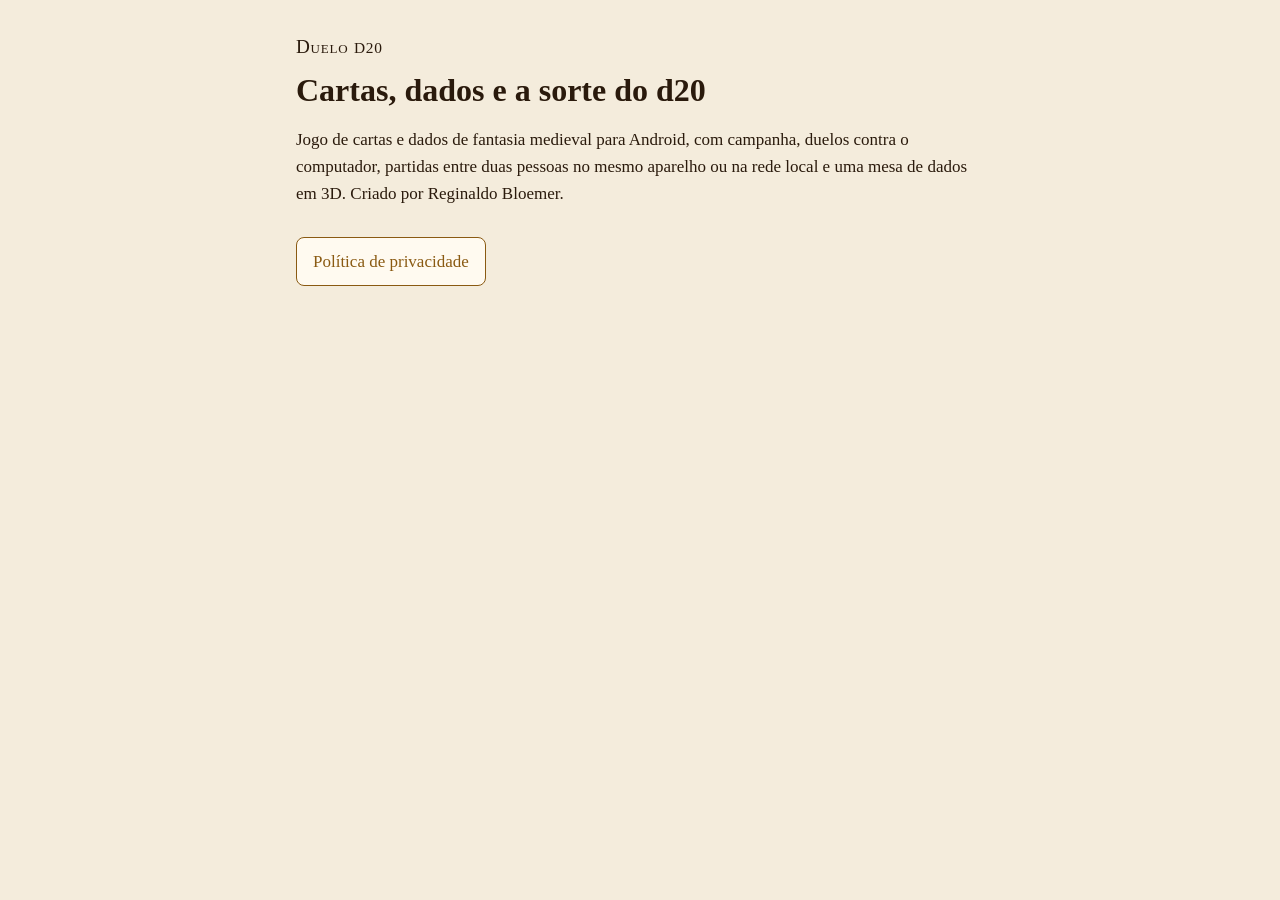
<file: index.html>
<!doctype html>
<html lang="pt-BR">
<head>
<meta charset="utf-8">
<meta name="viewport" content="width=device-width, initial-scale=1">
<title>Duelo D20</title>
<meta name="description" content="Duelo D20: jogo de cartas e dados de fantasia medieval para Android.">
<link rel="stylesheet" href="estilo.css">
</head>
<body>
<main>
  <p class="marca">Duelo <span>D20</span></p>
  <h1>Cartas, dados e a sorte do d20</h1>
  <p>Jogo de cartas e dados de fantasia medieval para Android, com campanha, duelos contra o computador, partidas entre duas pessoas no mesmo aparelho ou na rede local e uma mesa de dados em 3D. Criado por Reginaldo Bloemer.</p>
  <a class="botao" href="privacidade.html">Política de privacidade</a>
</main>
</body>
</html>
</file>
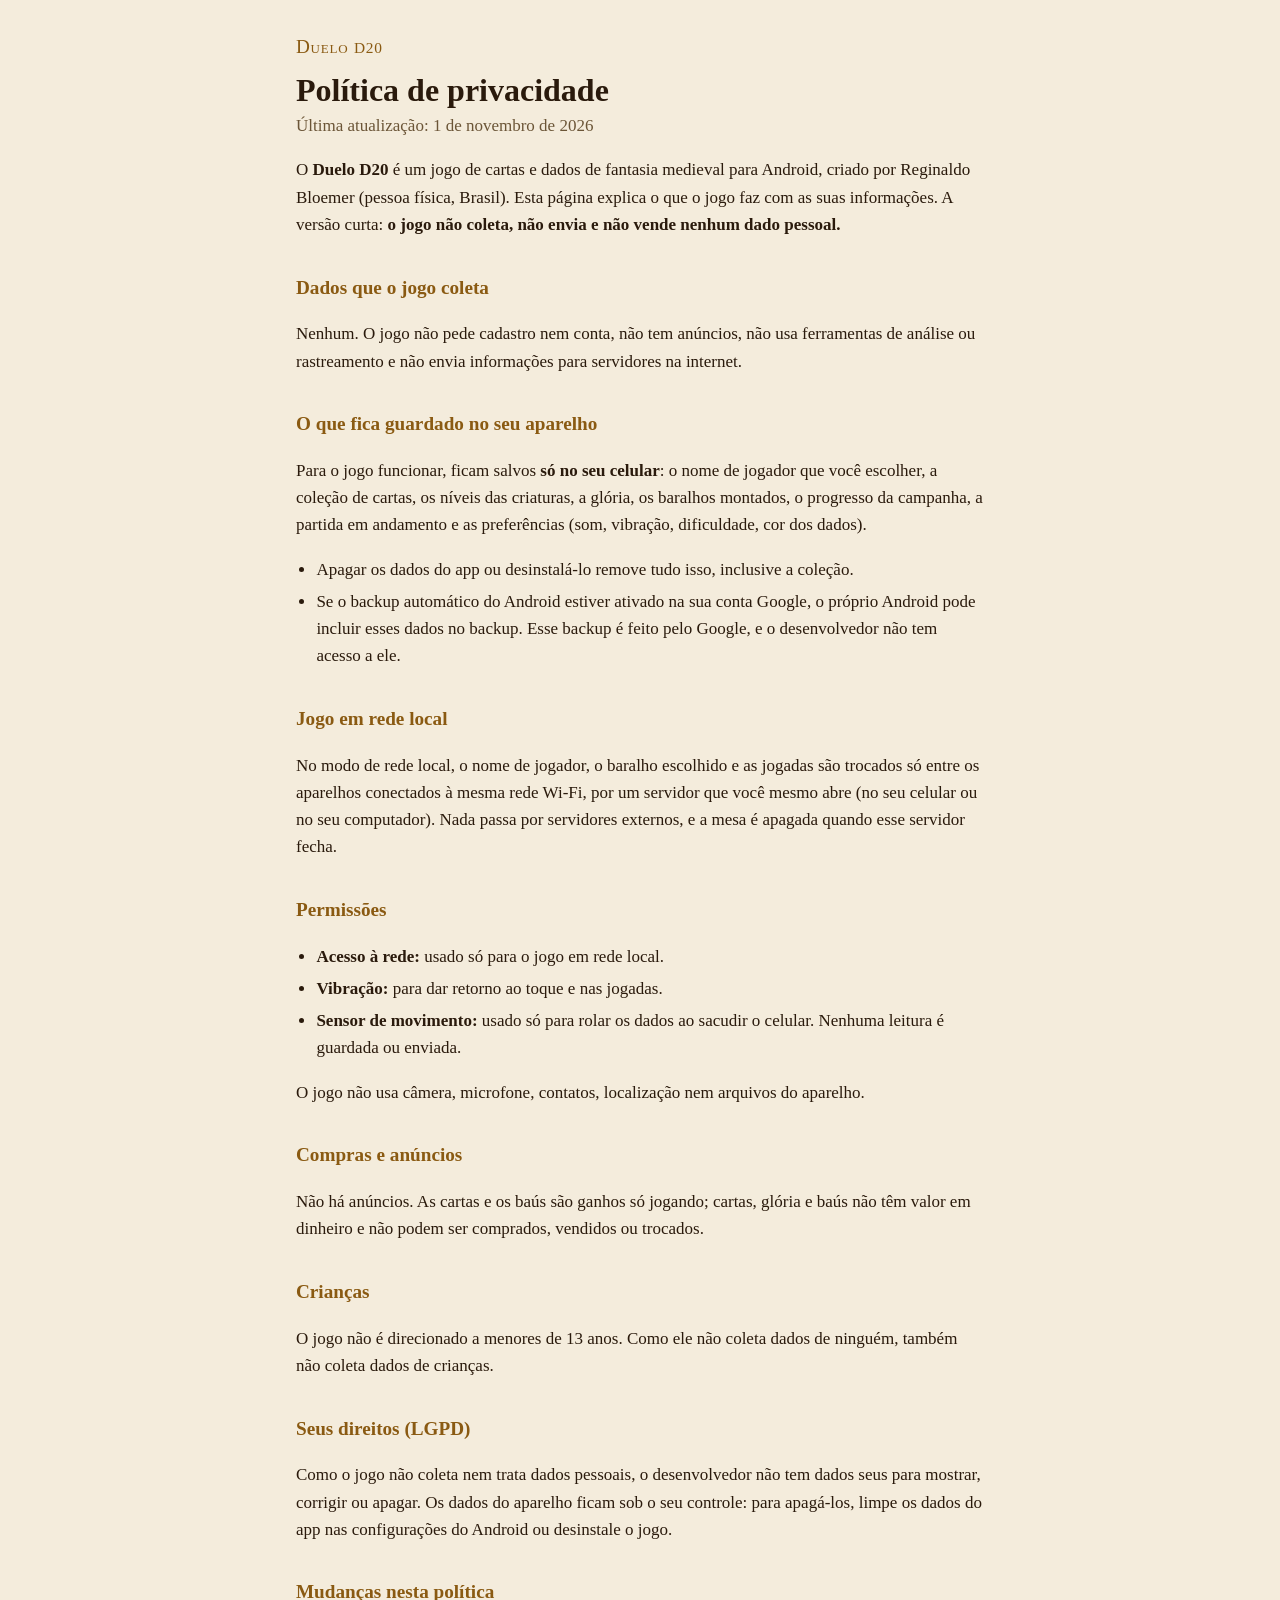
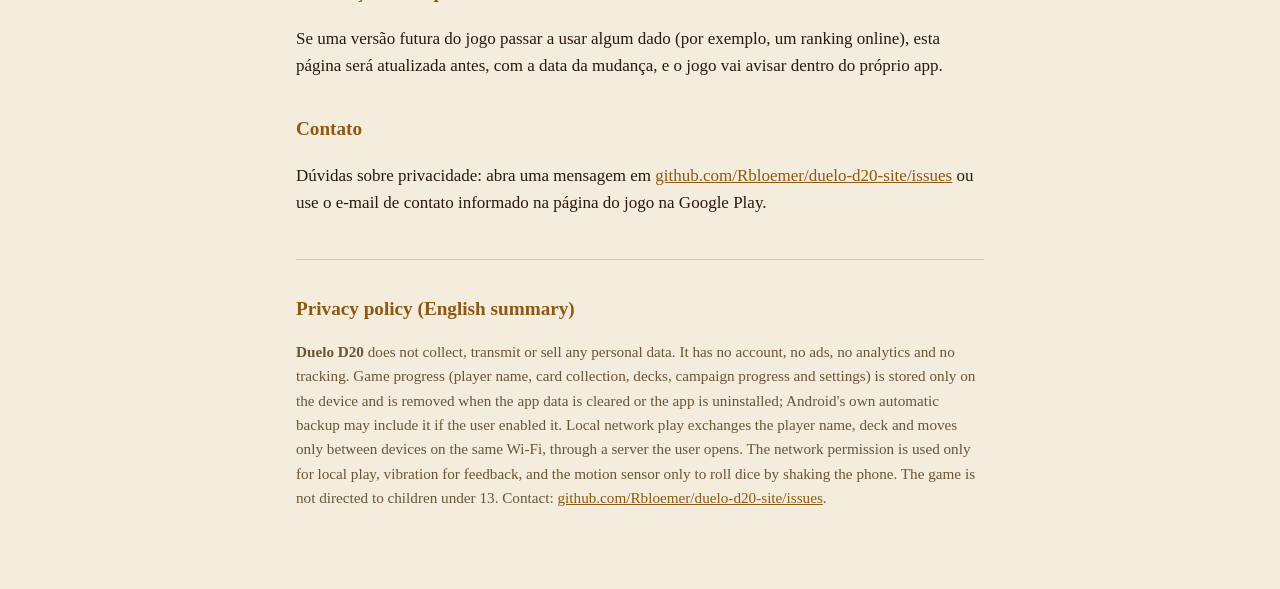
<file: privacidade.html>
<!doctype html>
<html lang="pt-BR">
<head>
<meta charset="utf-8">
<meta name="viewport" content="width=device-width, initial-scale=1">
<title>Duelo D20 · Privacidade</title>
<meta name="description" content="Política de privacidade do jogo Duelo D20 para Android.">
<link rel="stylesheet" href="estilo.css">
</head>
<body>
<main>
  <p class="marca"><a href="./">Duelo <span>D20</span></a></p>
  <h1>Política de privacidade</h1>
  <p class="data">Última atualização: 1 de novembro de 2026</p>

  <p>O <b>Duelo D20</b> é um jogo de cartas e dados de fantasia medieval para Android, criado por Reginaldo Bloemer (pessoa física, Brasil). Esta página explica o que o jogo faz com as suas informações. A versão curta: <b>o jogo não coleta, não envia e não vende nenhum dado pessoal.</b></p>

  <h2>Dados que o jogo coleta</h2>
  <p>Nenhum. O jogo não pede cadastro nem conta, não tem anúncios, não usa ferramentas de análise ou rastreamento e não envia informações para servidores na internet.</p>

  <h2>O que fica guardado no seu aparelho</h2>
  <p>Para o jogo funcionar, ficam salvos <b>só no seu celular</b>: o nome de jogador que você escolher, a coleção de cartas, os níveis das criaturas, a glória, os baralhos montados, o progresso da campanha, a partida em andamento e as preferências (som, vibração, dificuldade, cor dos dados).</p>
  <ul>
    <li>Apagar os dados do app ou desinstalá-lo remove tudo isso, inclusive a coleção.</li>
    <li>Se o backup automático do Android estiver ativado na sua conta Google, o próprio Android pode incluir esses dados no backup. Esse backup é feito pelo Google, e o desenvolvedor não tem acesso a ele.</li>
  </ul>

  <h2>Jogo em rede local</h2>
  <p>No modo de rede local, o nome de jogador, o baralho escolhido e as jogadas são trocados só entre os aparelhos conectados à mesma rede Wi-Fi, por um servidor que você mesmo abre (no seu celular ou no seu computador). Nada passa por servidores externos, e a mesa é apagada quando esse servidor fecha.</p>

  <h2>Permissões</h2>
  <ul>
    <li><b>Acesso à rede:</b> usado só para o jogo em rede local.</li>
    <li><b>Vibração:</b> para dar retorno ao toque e nas jogadas.</li>
    <li><b>Sensor de movimento:</b> usado só para rolar os dados ao sacudir o celular. Nenhuma leitura é guardada ou enviada.</li>
  </ul>
  <p>O jogo não usa câmera, microfone, contatos, localização nem arquivos do aparelho.</p>

  <h2>Compras e anúncios</h2>
  <p>Não há anúncios. As cartas e os baús são ganhos só jogando; cartas, glória e baús não têm valor em dinheiro e não podem ser comprados, vendidos ou trocados.</p>

  <h2>Crianças</h2>
  <p>O jogo não é direcionado a menores de 13 anos. Como ele não coleta dados de ninguém, também não coleta dados de crianças.</p>

  <h2>Seus direitos (LGPD)</h2>
  <p>Como o jogo não coleta nem trata dados pessoais, o desenvolvedor não tem dados seus para mostrar, corrigir ou apagar. Os dados do aparelho ficam sob o seu controle: para apagá-los, limpe os dados do app nas configurações do Android ou desinstale o jogo.</p>

  <h2>Mudanças nesta política</h2>
  <p>Se uma versão futura do jogo passar a usar algum dado (por exemplo, um ranking online), esta página será atualizada antes, com a data da mudança, e o jogo vai avisar dentro do próprio app.</p>

  <h2>Contato</h2>
  <p>Dúvidas sobre privacidade: abra uma mensagem em <a href="https://github.com/Rbloemer/duelo-d20-site/issues">github.com/Rbloemer/duelo-d20-site/issues</a> ou use o e-mail de contato informado na página do jogo na Google Play.</p>

  <hr>
  <section lang="en">
    <h2>Privacy policy (English summary)</h2>
    <p><b>Duelo D20</b> does not collect, transmit or sell any personal data. It has no account, no ads, no analytics and no tracking. Game progress (player name, card collection, decks, campaign progress and settings) is stored only on the device and is removed when the app data is cleared or the app is uninstalled; Android's own automatic backup may include it if the user enabled it. Local network play exchanges the player name, deck and moves only between devices on the same Wi-Fi, through a server the user opens. The network permission is used only for local play, vibration for feedback, and the motion sensor only to roll dice by shaking the phone. The game is not directed to children under 13. Contact: <a href="https://github.com/Rbloemer/duelo-d20-site/issues">github.com/Rbloemer/duelo-d20-site/issues</a>.</p>
  </section>
</main>
</body>
</html>
</file>
<file: estilo.css>
:root{
  --fundo:#16100c; --cartao:#21180f; --texto:#f0e6d2; --suave:#ab9a82; --linha:#3d2e21; --latao:#d4a64f;
  color-scheme:dark;
}
@media (prefers-color-scheme: light){
  :root{ --fundo:#f4ecdc; --cartao:#fffaf0; --texto:#2a1a0c; --suave:#6b5537; --linha:#dcc597; --latao:#8a5a12; color-scheme:light; }
}
*{box-sizing:border-box}
body{margin:0;background:var(--fundo);color:var(--texto);font:17px/1.6 "Iowan Old Style", Georgia, "Times New Roman", serif}
main{max-width:720px;margin:0 auto;padding:32px 16px 64px}
.marca{margin:0 0 8px;font-variant:small-caps;letter-spacing:.04em;font-size:1.2rem}
.marca a{color:var(--latao);text-decoration:none}
.marca span{font-size:.8em}
h1{font-size:2rem;line-height:1.2;margin:.2em 0 .1em}
h2{font-size:1.2rem;margin:1.8em 0 .4em;color:var(--latao)}
.data{color:var(--suave);margin-top:0}
a{color:var(--latao)}
ul{padding-left:1.2em}
li{margin:.3em 0}
hr{border:0;border-top:1px solid var(--linha);margin:2.5em 0 1em}
section[lang=en]{color:var(--suave);font-size:.95rem}
.botao{display:inline-block;margin-top:12px;padding:10px 16px;border:1px solid var(--latao);border-radius:8px;text-decoration:none;background:var(--cartao)}
</file>
